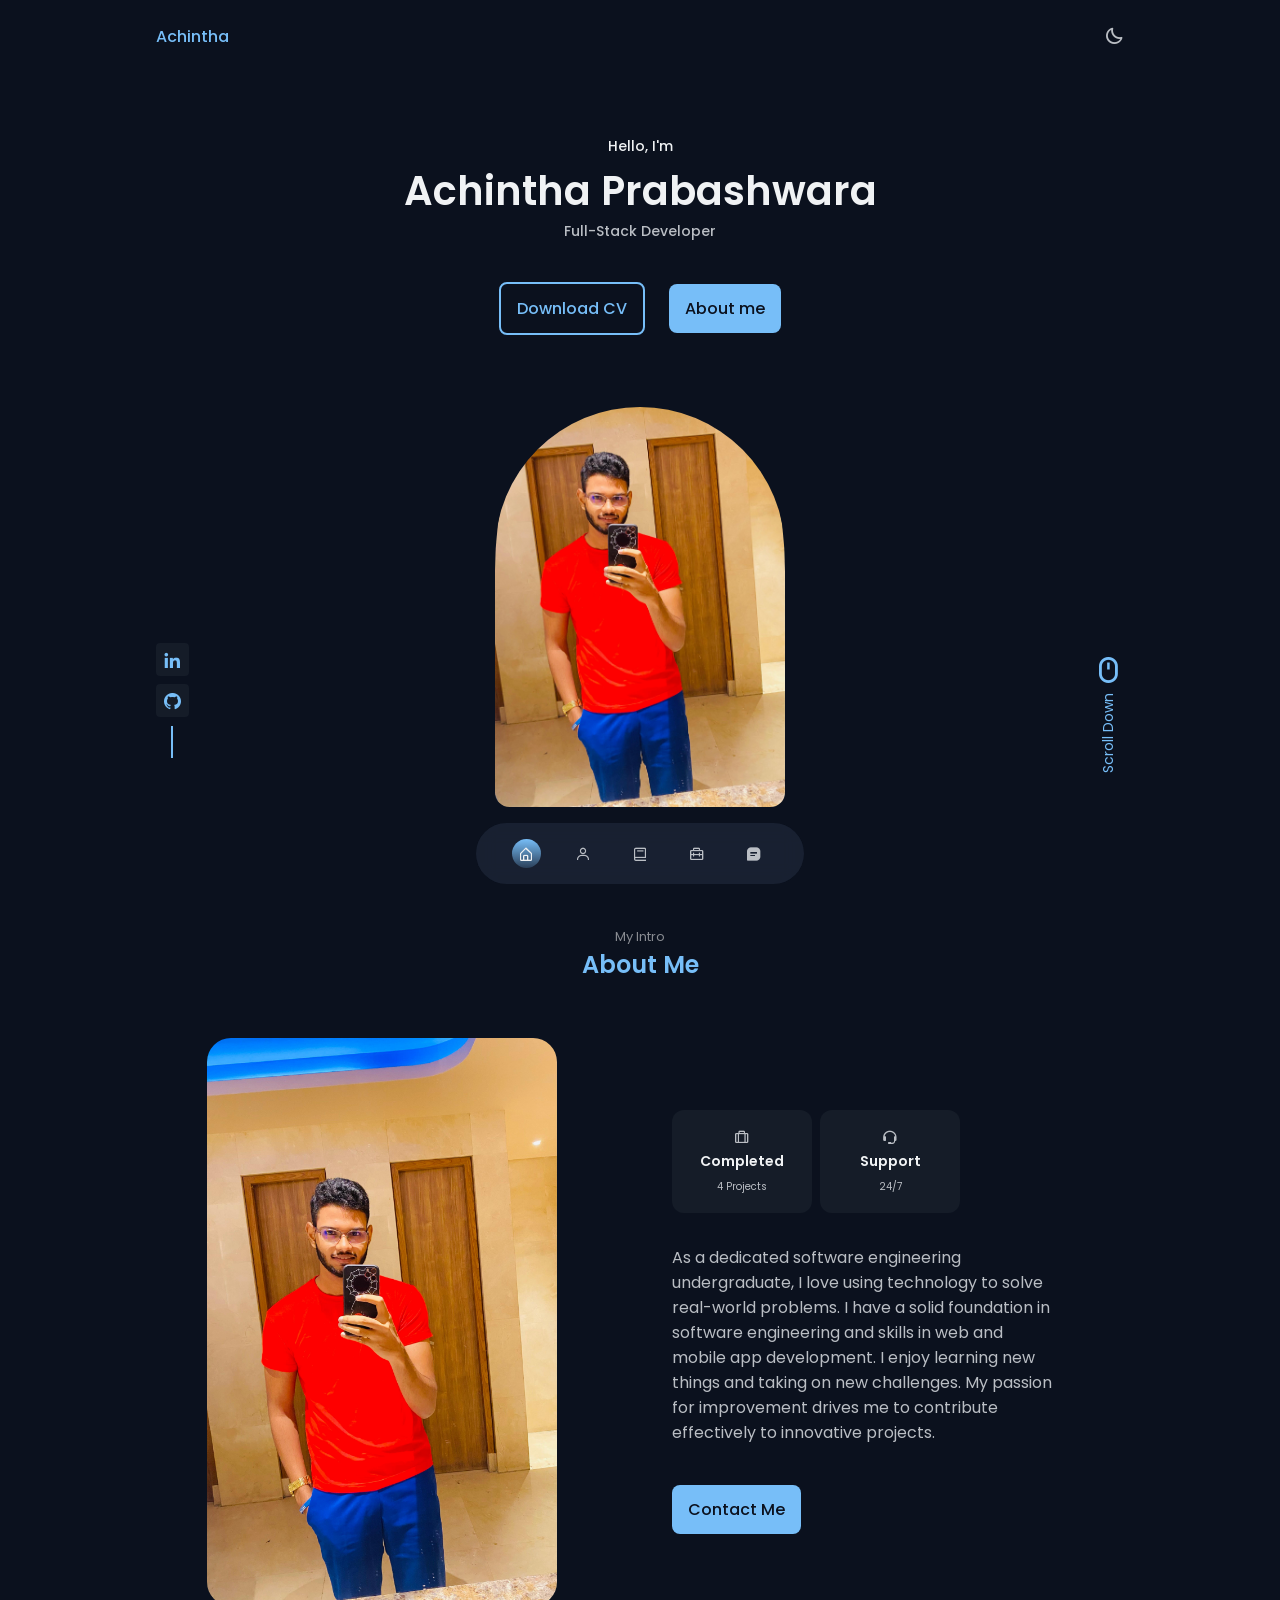
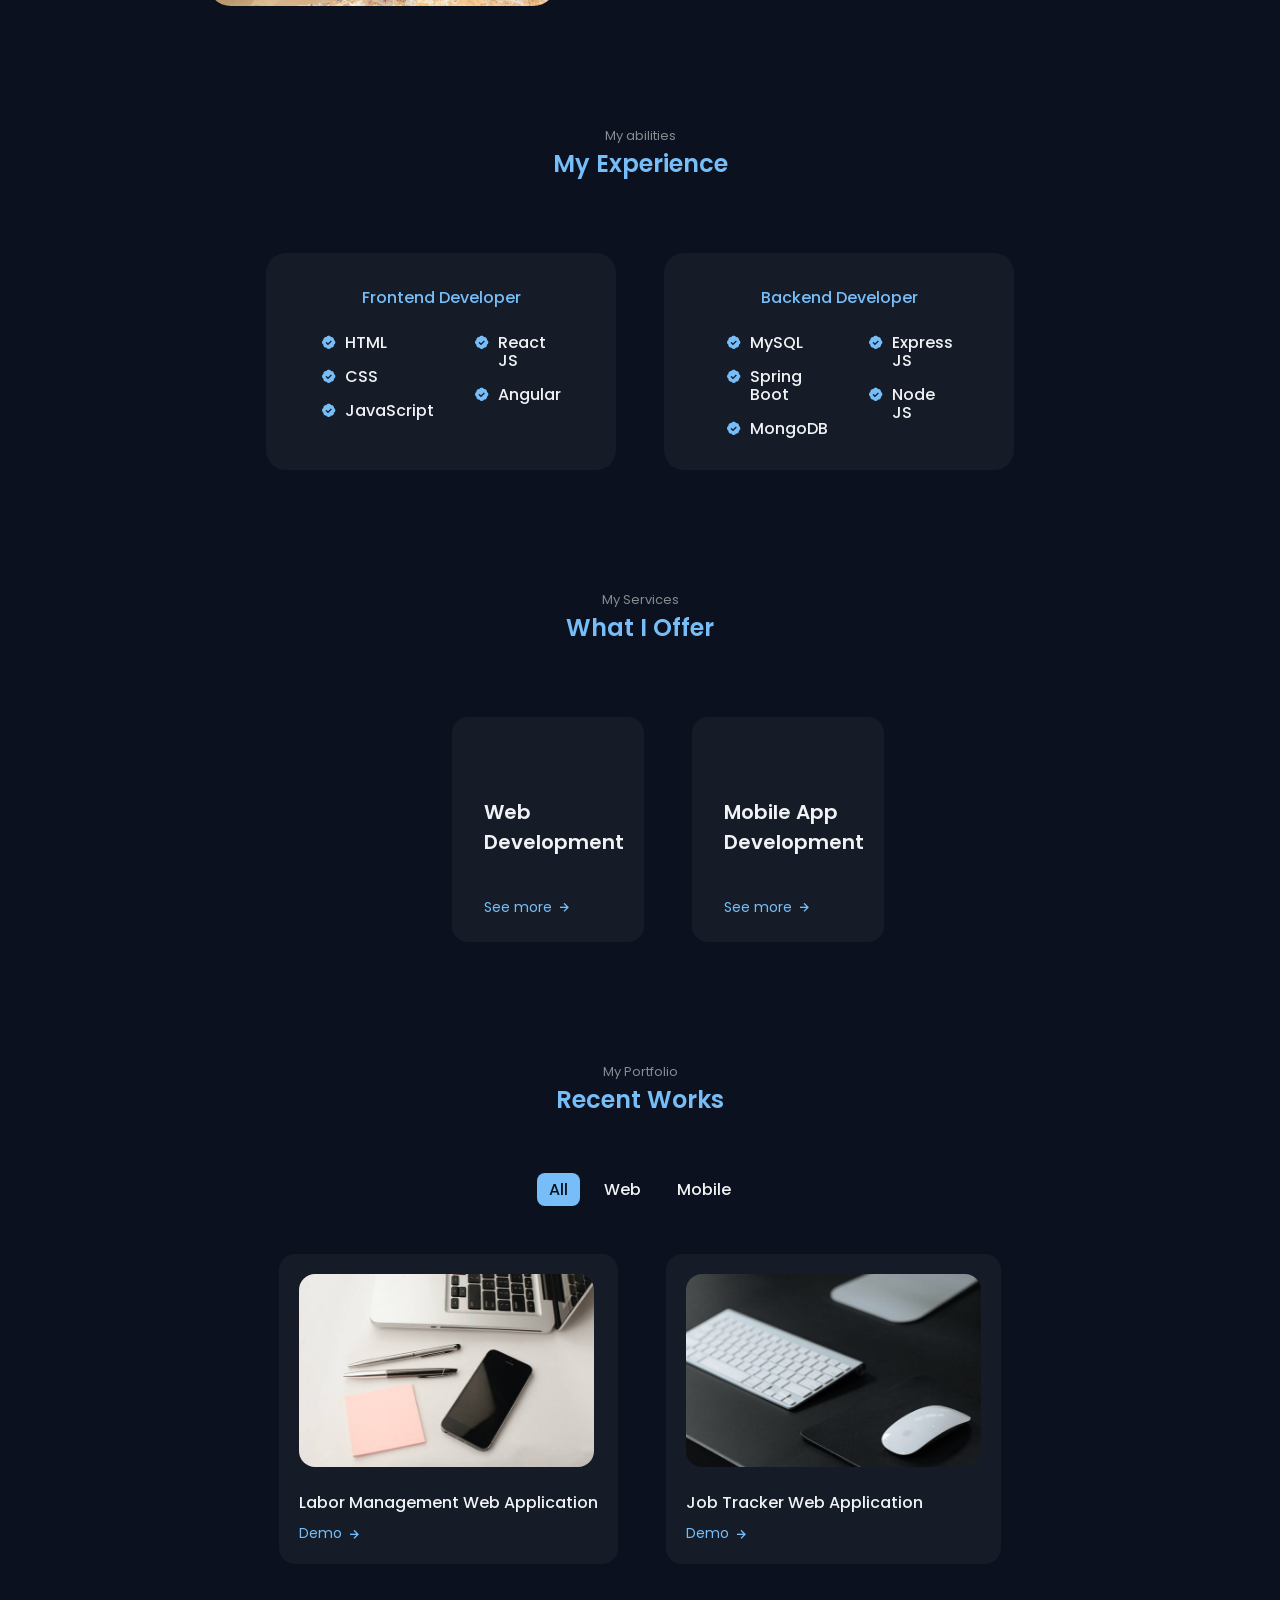
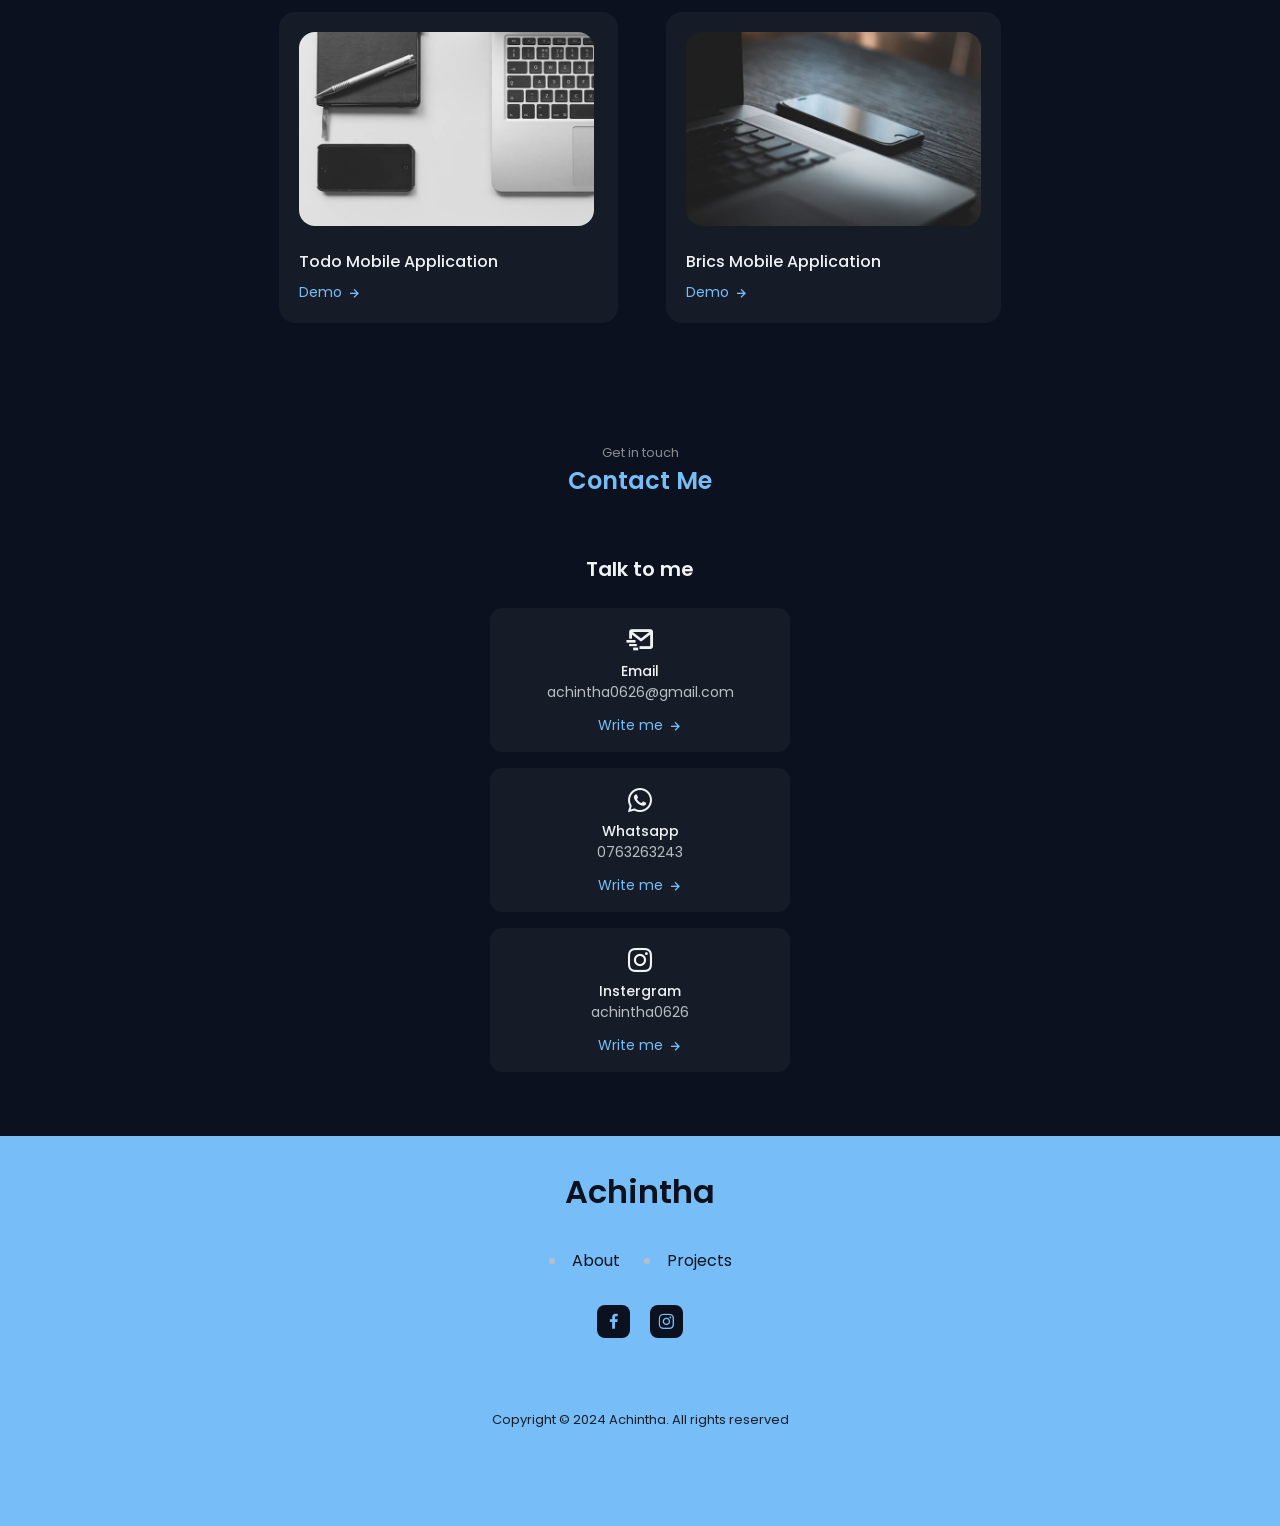
<file: responsive-portfolio-website-Achintha/index.html>
<!DOCTYPE html>
<html lang="en">
  <head>
    <meta charset="UTF-8" />
    <meta name="viewport" content="width=device-width, initial-scale=1.0" />

    <!--=============== FAVICON ===============-->
    <link
      rel="shortcut icon"
      href="assets/img/favicon.png"
      type="image/x-icon"
    />

    <!--=============== BOXICONS ===============-->
    <link
      href="https://unpkg.com/boxicons@2.1.4/css/boxicons.min.css"
      rel="stylesheet"
    />

    <!--=============== SWIPER CSS ===============-->
    <link rel="stylesheet" href="assets/css/swiper-bundle.min.css" />

    <!--=============== CSS ===============-->
    <link rel="stylesheet" href="assets/css/styles.css" />

    <title>Responsive portfolio website Ansel</title>
  </head>
  <body>
    <!--=============== HEADER ===============-->
    <header class="header" id="header">
  <nav class="nav container">
    <a href="#" class="nav_logo">Achintha</a>
    <div class="nav_menu">
      <ul class="nav_list">
        <li class="nav_item">
          <a href="#home" class="nav_link active-link"><i class="bx bx-home-alt"></i></a>
        </li>
        <li class="nav_item">
          <a href="#about" class="nav_link"><i class="bx bx-user"></i></a>
        </li>
        <li class="nav_item">
          <a href="#skills" class="nav_link"><i class="bx bx-book"></i></a>
        </li>
        <li class="nav_item">
          <a href="#work" class="nav_link"><i class="bx bx-briefcase-alt-2"></i></a>
        </li>
        <li class="nav_item">
          <a href="#contact" class="nav_link"><i class="bx bxs-message-square-detail"></i></a>
        </li>
      </ul>
    </div>
    <i class="bx bx-moon change-theme" id="theme-button" ></i>
  </nav>
</header>


    <!--=============== MAIN ===============-->
    <main class="main">
      <!--=============== HOME ===============-->
      <section class="home section" id="home">
        <div class="home__container container grid">
          <div class="home__data">
            <span class="home__greeting"> Hello, I'm </span>
            <h1 class="home__name">Achintha Prabashwara</h1>
            <h3 class="home__education">Full-Stack Developer</h3>

            <div class="home__buttons">
              <a
                download=""
                href="assets/pdf/Achintha-Cv.pdf"
                class="button button--ghost"
              >
                Download CV
              </a>
              <a href="#about" class="button">About me</a>
            </div>
          </div>

          <div class="home__handle">
            <img src="assets/img/profile.jpg" alt="" class="home__img" />
          </div>

          <div class="home__social">
            <a
              href="https://www.linkedin.com/in/achintha-prabashwara-287260284/" target="_blank"
              class="home__social-link"
            >
              <i class="bx bxl-linkedin"></i>
            </a>
            <a href="https://github.com/Achintha0626" target="_blank" class="home__social-link">
              <i class="bx bxl-github"></i>
            </a>
          </div>

          <a href="#about" class="home__scroll">
            <i class="bx bx-mouse home__scroll-icon"></i>
            <span class="home__scroll-name">Scroll Down</span>
          </a>
        </div>
      </section>

      <!--=============== ABOUT ===============-->
      <section class="about section" id="about">
        <span class="section__subtitle">My Intro</span>
        <h2 class="section__title">About Me</h2>

        <div class="about__container container grid">
          <img src="assets/img/profile.jpg" alt="" class="about__img" />

          <div class="about__data">
            <div class="about__info">
              <!-- <div class="about__box">
                <i class="bx bx-award about__icon"></i>
                <h3 class="about__title">Experience</h3>
                <span class="about__subtitle">Example</span>
              </div> -->

              <div class="about__box">
                <i class="bx bx-briefcase-alt"></i>

                <h3 class="about__title">Completed</h3>
                <span class="about__subtitle">4 Projects</span>
              </div>

              <div class="about__box">
                <i class="bx bx-support"></i>
                <h3 class="about__title">Support</h3>
                <span class="about__subtitle">24/7</span>
              </div>
            </div>

            <p class="about__description">
              As a dedicated software engineering undergraduate, I love using
              technology to solve real-world problems. I have a solid foundation
              in software engineering and skills in web and mobile app
              development. I enjoy learning new things and taking on new
              challenges. My passion for improvement drives me to contribute
              effectively to innovative projects.
            </p>

            <a href="#contact" class="button">Contact Me</a>
          </div>
        </div>
      </section>

      <!--=============== SKILLS ===============-->
      <section class="skills section" id="skills">
        <span class="section__subtitle">My abilities</span>
        <h2 class="section__title">My Experience</h2>

        <div class="skills__container container grid">
          <div class="skills__content">
            <h3 class="skills__title">Frontend Developer</h3>

            <div class="skills__box">
              <div class="skills__group">
                <div class="skills__data">
                  <i class="bx bxs-badge-check"></i>

                  <div>
                    <h3 class="skills__name">HTML</h3>
                    <span class="skills__level"></span>
                  </div>
                </div>

                <div class="skills__data">
                  <i class="bx bxs-badge-check"></i>

                  <div>
                    <h3 class="skills__name">CSS</h3>
                    <span class="skills__level"></span>
                  </div>
                </div>

                <div class="skills__data">
                  <i class="bx bxs-badge-check"></i>

                  <div>
                    <h3 class="skills__name">JavaScript</h3>
                    <span class="skills__level"></span>
                  </div>
                </div>
              </div>

              <div class="skills__group">
                <div class="skills__data">
                  <i class="bx bxs-badge-check"></i>

                  <div>
                    <h3 class="skills__name">React JS</h3>
                    <span class="skills__level"></span>
                  </div>
                </div>

                <div class="skills__data">
                  <i class="bx bxs-badge-check"></i>

                  <div>
                    <h3 class="skills__name">Angular</h3>
                    <span class="skills__level"></span>
                  </div>
                </div>

                <!-- <div class="skills__data">
                                        <i class='bx bxs-badge-check'></i>

                                        <div>
                                            <h3 class="skills__name"></h3>
                                            <span class="skills__level"></span>
                                        </div>
                                    </div> -->
              </div>
            </div>
          </div>
          <div class="skills__content">
            <h3 class="skills__title">Backend Developer</h3>

            <div class="skills__box">
              <div class="skills__group">
                <div class="skills__data">
                  <i class="bx bxs-badge-check"></i>

                  <div>
                    <h3 class="skills__name">MySQL</h3>
                    <span class="skills__level"></span>
                  </div>
                </div>

                <div class="skills__data">
                  <i class="bx bxs-badge-check"></i>

                  <div>
                    <h3 class="skills__name">Spring Boot </h3>
                    <span class="skills__level"></span>
                  </div>
                </div>

                <div class="skills__data">
                  <i class="bx bxs-badge-check"></i>

                  <div>
                    <h3 class="skills__name">MongoDB</h3>
                    <span class="skills__level"></span>
                  </div>
                </div>
              </div>

              <div class="skills__group">
                <div class="skills__data">
                  <i class="bx bxs-badge-check"></i>

                  <div>
                    <h3 class="skills__name">Express JS</h3>
                    <span class="skills__level"></span>
                  </div>
                </div>

                <div class="skills__data">
                  <i class="bx bxs-badge-check"></i>

                  <div>
                    <h3 class="skills__name">Node JS</h3>
                    <span class="skills__level"></span>
                  </div>
                </div>

                <!-- <div class="skills__data">
                                        <i class='bx bxs-badge-check'></i>

                                        <div>
                                            <h3 class="skills__name"></h3>
                                            <span class="skills__level"></span>
                                        </div>
                                    </div> -->
              </div>
            </div>
          </div>
        </div>
      </section>

      <!--=============== SERVICES ===============-->
      <section class="services section">
        <span class="section__subtitle">My Services</span>
        <h2 class="section__title">What I Offer</h2>

        <div class="services__container container grid">
          <div class="services__card">
            <h3 class="services__title">
              Web <br />
              Development
            </h3>
            <span class="services__button">
              See more <i class="bx bx-right-arrow-alt services__icon"></i>
            </span>

            <div class="services__modal">
              <div class="services__modal-content">
                <i class="bx bx-x services__modal-close"></i>
                <h3 class="services__modal-title">Web Development</h3>
                <p class="services__modal-description">
                  As a web developer, I create dynamic, responsive websites that
                  deliver exceptional user experiences. I stay ahead of industry
                  trends to deliver high-quality solutions that exceed
                  expectations.
                </p>
                <ul class="services__modal-list">
                  <li class="services__modal-item">
                    <i class="bx bx-check services__modal-icon"></i>
                    <p class="services__modal-info">
                      I develop the user interface
                    </p>
                  </li>
                  <li class="services__modal-item">
                    <i class="bx bx-check services__modal-icon"></i>
                    <p class="services__modal-info">Web page development</p>
                  </li>
                  <li class="services__modal-item">
                    <i class="bx bx-check services__modal-icon"></i>
                    <p class="services__modal-info">UI/UX Design</p>
                  </li>
                  <li class="services__modal-item">
                    <i class="bx bx-check services__modal-icon"></i>
                    <p class="services__modal-info">
                      Design and mockups of products for companies
                    </p>
                  </li>
                </ul>
              </div>
            </div>
          </div>

          <div class="services__card">
            <h3 class="services__title">
              Mobile App <br />
              Development
            </h3>
            <span class="services__button">
              See more <i class="bx bx-right-arrow-alt services__icon"></i>
            </span>

            <div class="services__modal">
              <div class="services__modal-content">
                <i class="bx bx-x services__modal-close"></i>
                <h3 class="services__modal-title">Mobile App Development</h3>
                <p class="services__modal-description">
                  As a mobile app developer, I am dedicated to creating
                  high-quality, user-friendly mobile applications that provide
                  seamless and engaging experiences.
                </p>
                <ul class="services__modal-list">
                  <li class="services__modal-item">
                    <i class="bx bx-check services__modal-icon"></i>
                    <p class="services__modal-info">Custom App Development</p>
                  </li>
                  <li class="services__modal-item">
                    <i class="bx bx-check services__modal-icon"></i>
                    <p class="services__modal-info">
                      Cross-Platform Development
                    </p>
                  </li>
                  <li class="services__modal-item">
                    <i class="bx bx-check services__modal-icon"></i>
                    <p class="services__modal-info">UI/UX Design</p>
                  </li>
                </ul>
              </div>
            </div>
          </div>
        </div>
      </section>

      <!--=============== WORK ===============-->
      <section class="work section" id="work">
        <span class="section__subtitle">My Portfolio</span>
        <h2 class="section__title">Recent Works</h2>

        <div class="work__filters">
          <span class="work__item active-work" data-filter="all">All</span>
          <span class="work__item" data-filter=".web">Web </span>
          <span class="work__item" data-filter=".mobile">Mobile</span>
        </div>
        <div class="work__container container grid">
          <div class="work__card mix web">
            <a href="https://github.com/Achintha0626/Labor-Management.git" target="_blank">
                <img src="assets//img/work1.jpg" alt="" class="work__img" />
                  <h3 class="work__title">Labor Management Web Application</h3>
            </a>
            <a href="#" class="work__button">
              Demo <i class="bx bx-right-arrow-alt work__icon"></i>
            </a>
          </div>

          <div class="work__card mix web">
            <a href="https://github.com/Achintha0626/Job-tracking-Project.git" target="_blank">
              <img src="assets//img/work2.jpg" alt="" class="work__img" />

            <h3 class="work__title">Job Tracker Web Application</h3>
            </a>

            <a href="#" class="work__button">
              Demo <i class="bx bx-right-arrow-alt work__icon"></i>
            </a>
          </div>

          <div class="work__card mix mobile">
            <a href="https://github.com/Achintha0626/TodoApp.git" target="_blank">
              <img src="assets//img/work3.jpg" alt="" class="work__img" />

            <h3 class="work__title">Todo Mobile Application</h3>
            </a>

            <a href="#" class="work__button">
              Demo <i class="bx bx-right-arrow-alt work__icon"></i>
            </a>
          </div>

          <div class="work__card mix mobile">

            <a href="https://github.com/Achintha0626/Bricks.git" target="_blank">

              <img src="assets//img/work4.jpg" alt="" class="work__img" />

            <h3 class="work__title">Brics Mobile Application</h3>

            </a>
            

            <a href="#" class="work__button">
              Demo <i class="bx bx-right-arrow-alt work__icon"></i>
            </a>
          </div>
        </div>
      </section>

      <!-- =============== TESTIMONIALS ===============
      <section class="testimonial section">
        <span class="section__subtitle">My clients Say</span>
        <h2 class="section__title">Testimonial</h2>

        <div class="testimonial__container container swiper">
          <div class="swiper-wrapper">
            <div class="testimonial__card swiper-slide">
              <img
                src="assets/img/testimonial1.png"
                alt=""
                class="testimonial__img"
              />

              <h3 class="testimonial__name">Pamuthu</h3>
              <p class="testimonial__description">good job</p>
            </div>

            <div class="testimonial__card swiper-slide">
              <img
                src="assets/img/testimonial3.png"
                alt=""
                class="testimonial__img"
              />

              <h3 class="testimonial__name">Nadil</h3>
              <p class="testimonial__description">well done</p>
            </div>
          </div>

          <div class="swiper-pagination"></div>
        </div>
      </section> -->

      <!--=============== CONTACT ===============-->
      <section class="contact section" id="contact">
        <span class="section__subtitle">Get in touch</span>
        <h2 class="section__title">Contact Me</h2>

        <div class="contact__container container grid">
          <div class="contact__content">
            <h3 class="contact__title">Talk to me</h3>

            <div class="contact__info">
                <div class="contact__card">
                    <i class='bx bx-mail-send contact__card-icon' ></i>
                    <h3 class="contact__card-title">Email</h3>
                    <span class="contact__card-data">achintha0626@gmail.com</span>

                    <a href="mailto:achintha0626@gmail.com" target="_blank" class="contact__button">
                        Write me <i class='bx bx-right-arrow-alt contact__button-icon'  ></i>
                    </a>
                </div>

                <div class="contact__card">
                   <i class='bx bxl-whatsapp contact__card-icon'  ></i>
                    <h3 class="contact__card-title">Whatsapp</h3>
                    <span class="contact__card-data">0763263243</span>

                    <a href="https://wa.me/94763263243" target="_blank" class="contact__button">

                        Write me <i class='bx bx-right-arrow-alt contact__button-icon'  ></i>
                    </a>
                </div>

                <div class="contact__card">
                    <i class='bx bxl-instagram contact__card-icon' ></i>
                    <h3 class="contact__card-title">Instergram</h3>
                    <span class="contact__card-data">achintha0626</span>

                    <a href="https://www.instagram.com/achintha0626?igsh=bjdxaHhwN3g2OGRn" target="_blank" class="contact__button">
                        Write me <i class='bx bx-right-arrow-alt contact__button-icon'  ></i>
                    </a>
                </div>
            </div>
          </div>

          <!-- <div class="contact__content">
            <h3 class="contact__title">Write me your project</h3>

            <form action="" class="contact__form">
                <div class="contact__form-div">
                    <label for="" class="contact__form-tag">name</label>
                    <input type="text"  placeholder="James"   class="contact__form-input">
                </div>

                <div class="contact__form-div">
                    <label for="" class="contact__form-tag">Mail</label>
                    <input type="email" placeholder="email"  class="contact__form-input">
                </div>

                <div class="contact__form-div contact__form-area">
                    <label for="" class="contact__form-tag">Project</label>
                    <textarea name="" id="" cols="30" rows="10"  placeholder="Write your project" class="contact__form-input"></textarea>
                </div>

                <button class="button">Send Message</button>
            </form>
          </div> -->
        </div>
      </section>
    </main>

    <!--=============== FOOTER ===============-->
    <footer class="footer">
        <div class="footer__container container">
            <h1 class="footer__title">Achintha</h1>

            <u1 class="footer__list">
                <li>
                    <a href="#about" class="footer__link">About</a>
                </li>
                 <li>
                    <a href="#work" class="footer__link">Projects</a>
                </li>
                 <!-- <li>
                    <a href="#testimonial" class="footer__link">Testimonial</a>
                </li> -->
            </u1>

            <ul class="footer__social">
                <a href="https://www.facebook.com/achintha.prabaswara.9?mibextid=LQQJ4d" target="_blank" class="footer__social-link">

                    <i class='bx bxl-facebook' ></i>

                </a>

                <a href="https://www.instagram.com/achintha0626?igsh=bjdxaHhwN3g2OGRn" target="_blank" class="footer__social-link">

                    <i class='bx bxl-instagram'  ></i>

                </a>

                
            </ul>

            <span class="footer__copy">
                Copyright © 2024 Achintha. All rights reserved
            </span>
        </div>
    </footer>

    <!--=============== SCROLLREVEAL ===============-->
    <script src="assets/js/scrollreveal.min.js"></script>

    <!--=============== SWIPER JS ===============-->
    <script src="assets/js/swiper-bundle.min.js"></script>

    <!--=============== MIXITUP FILTER ===============-->
    <script src="assets/js/mixitup.min.js"></script>

    <!--=============== MAIN JS ===============-->
    <script src="assets/js/main.js"></script>
  </body>
</html>
</file>
<file: responsive-portfolio-website-Achintha/assets/css/styles.css>
/*=============== GOOGLE FONTS ===============*/
@import url("https://fonts.googleapis.com/css2?family=Poppins:wght@400;500;600&display=swap");

/*=============== VARIABLES CSS ===============*/
:root {
  --header-height: 3.5rem;

  /*========== Colors ==========*/
  /*Color mode HSL(hue, saturation, lightness)*/
  /*
        Purple: hsl(250, 66%, 75%)
        Blue: hsl(207, 90%, 72%)
        Pink: hsl(356, 66%, 75%)
        Teal: hsl(174, 63%, 62%)
  */
  --first-hue: 207;
  --sat: 90%;
  --lig: 72%;
  --second-hue: 219;
  --first-color: hsl(var(--first-hue), var(--sat), var(--lig));
  --first-color-alt: hsl(var(--first-hue), var(--sat), 68%); /* -4% */
  --title-color: hsl(var(--second-hue), 15%, 95%);
  --text-color: hsl(var(--second-hue), 8%, 75%);
  --text-color-light: hsl(var(--second-hue), 4%, 55%);
  --body-color: hsl(var(--second-hue), 48%, 8%);
  --container-color: hsl(var(--second-hue), 32%, 12%);

  /*========== Font and typography ==========*/
  /*.5rem = 8px | 1rem = 16px ...*/
  --body-font: 'Poppins', sans-serif;
  --biggest-font-size: 1.75rem;
  --h1-font-size: 1.5rem;
  --h2-font-size: 1.25rem;
  --h3-font-size: 1rem;
  --normal-font-size: .938rem;
  --small-font-size: .813rem;
  --smaller-font-size: .75rem;
  --tiny-font-size: .625rem;

  /*========== Font weight ==========*/
  --font-medium: 500;
  --font-semibold: 600;

  /*========== z index ==========*/
  --z-tooltip: 10;
  --z-fixed: 100;
  --z-modal: 1000;
}

/* Responsive typography */
@media screen and (min-width: 968px) {
  :root {
    --biggest-font-size: 2.5rem;
    --h1-font-size: 2.25rem;
    --h2-font-size: 1.5rem;
    --h3-font-size: 1.25rem;
    --normal-font-size: 1rem;
    --small-font-size: .875rem;
    --smaller-font-size: .813rem;
  }
}

/*=============== BASE ===============*/
* {
  box-sizing: border-box;
  padding: 0;
  margin: 0;
}

html {
  scroll-behavior: smooth;
}

body,
button,
input,
textarea {
  font-family: var(--body-font);
  font-size: var(--normal-font-size);
}

body {
  background-color: var(--body-color);
  color: var(--text-color);
  transition: .4s; /* for light mode animation */
}

h1, h2, h3 {
  color: var(--title-color);
  font-weight: var(--font-semibold);
}

ul {
  list-style: none;
}

a {
  text-decoration: none;
}

button {
  cursor: pointer;
  border: none;
  outline: none;
}

img {
  max-width: 100%;
  height: auto;
}

/*=============== THEME ===============*/
.change-theme{
  font-size: 1.25rem;
  cursor: pointer;
  transition: .3s;
}

.change-theme:hover{
  color: var(--first-color);
}


/*========== Variables Light theme ==========*/
body.light-theme{
    --title-color: hsl(var(--second-hue), 15%, 15%);
  --text-color: hsl(var(--second-hue), 8%, 35%);
  --body-color: hsl(var(--second-hue), 100%, 99%);
  --container-color: #fff;
}




/*========== 
    Color changes in some parts of 
    the website, in light theme
==========*/

.light-theme .scroll-header{
  box-shadow: 0 2px 4px hsla(0, 0%, 1%, .1);
}

.light-theme .nav_menu{

  background-color: hsla(var(--second-hue), 32%,90% .8);

}

.light-theme .section__subtitle{
  color: var(--text-color);

}


.light-theme .about__box {
  box-shadow: 0 2px 8px hsla(var(--second-hue), 100%, 0%, 0.2); /* Increased opacity to 0.2 */
}

.light-theme .home__social::after,
.light-theme .footer__social-link{
  background-color: var(--title-color);
}

.light-theme .home__social-link,
.light-theme .home__scroll,
.light-theme .button,
.light-theme .button:hover,
.light-theme .active-work,
.light-theme .footer__title,
.light-theme .footer__link,
.light-theme .footer__copy{
  color: var(--title-color);
}



.light-theme .skills__content,
.light-theme .services__card ,
.light-theme .work__card,
.light-theme .testimonial__card,
.light-theme .contact__card
{
  background-color: white; /* Ensure the background is white for light mode */
  border: 1px solid #ccc; /* Add a light border for better definition */
  box-shadow: 0 2px 8px rgba(0, 0, 0, 0.1); /* Add a light shadow for depth */
  padding: 20px; /* Add padding for better spacing */
  border-radius: 8px; /* Optional: Add rounded corners */
}

/* Adjust text color if needed */
.light-theme .skills__content h3,
.light-theme .skills__content p,
.light-theme .services__card {
  color: #333; /* Dark text color for readability */
}

.light-theme::-webkit-scrollbar{
  background-color: hsl(var( --second-hue), 8%, 66%);
}

.light-theme::-webkit-scrollbar-thumb{
  background-color: hsl(var( --second-hue), 8%, 54%);
}

.light-theme::-webkit-scrollbar-thumb:hover{
  background-color: hsl(var( --second-hue), 8%, 44%);
}

/*=============== REUSABLE CSS CLASSES ===============*/
.container {
  max-width: 968px;
  margin-left: 1rem;
  margin-right: 1rem;
}

.grid {
  display: grid;
  gap: 1.25rem;
}

.main {
  overflow: hidden;
}

.section {
  padding: 4.5rem 0 1rem;
}

.section__title, 
.section__subtitle {
  text-align: center;
}

.section__title {
  font-size: var(--h2-font-size);
  color: var(--first-color);
  margin-bottom: 2rem;
}

.section__subtitle {
  display: block;
  font-size: var(--smaller-font-size);
  color: var(--text-color-light);
}

/*=============== HEADER & NAV===============*/
.header{

  position: fixed;
  top:0;
  left:0;
  width: 100%;
  background-color: var(--body-color);
  z-index: var(--z-fixed);
  transition: .4s; /* for light mode animation */

}

.nav{
  height: var(--header-height);
  display: flex;
  justify-content: space-between;
  align-items: center;
}

.nav_logo{
  color: var(--first-color);
  font-weight: var(--font-medium);
  transition: .4s;
}

.nav_logo:hover{
  color: var(--first-color-alt);
}

.nav_menu{
  position: fixed;
  bottom: 1rem;
  background-color: hsla(var(--second-hue),32%,16%,.8);
  width: 90%;
  border-radius: 4rem;
  padding: 1rem 2.25rem;
  backdrop-filter: blur(10px);
  transition: .4s; /* for light mode animation */

}

.nav_list{
  display: flex;
  justify-content: space-between;
  align-items: center;

}

.nav_link {
  color: var(--text-color);
  font-size: 1.25rem; /* Default font size */
  padding: .4rem;
  display: flex;
  border-radius: 5rem;
}
/* Active link */
.active-link{
  background: linear-gradient(180deg,
             hsla(var(--first-hue),var(--sat),var(--lig),1),
             hsla(var(--first-hue),var(--sat),var(--lig),.2)
             );
  box-shadow: 0 0 16px hsla(var(--first-hue),var(--sat),v(--lig),.4); 
  color: var(--title-color);             
}


/* Change background header */
.scroll-header{
  box-shadow: 0 4px 4px hsla(0, 0%, 4%, .3);
}


/*=============== HOME ===============*/
.home__container{
  position: relative;
  row-gap: 4.5rem;
  padding-top: 2rem;

}

.home__data{
  text-align: center;
}
.home__greeting,
.home__education{
  font-size: var(--small-font-size);
  font-weight: var(--font-medium);

}

.home__greeting{
  display: block;
  color: var(--title-color);
  margin-bottom: .25rem;

}

.home__education{
  color: var(--text-color);
  margin-bottom: 2.5rem;
}

.home__name{
  font-size: var(--biggest-font-size);
}

.home__img{
  width: 460px;
  
}

.home__handle{
  justify-self: center;
  width: 190px;
  height: 293px;
  background: linear-gradient(180deg,
              hsla(var(--first-hue),var(--sat),var(--lig),1),
              hsla(var(--first-hue),var(--sat),var(--lig),.2),
              
             
  
  );
  border-radius: 10rem 10rem 1rem 1rem;
  display: flex;
  align-items: flex-end;
  justify-content: center;
  overflow: hidden;
}

.home__buttons{
  display: flex;
  justify-content: center;
  align-items: center;
  gap: 1.5rem;

}

.home__social,
.home__scroll{
  position: absolute;
}

.home__social{
  bottom: 5rem;
  left: 0;
  display: grid;
  row-gap: .5rem;
}

.home__social-link{
  width: max-content;
  background-color: var(--container-color);
  color: var(--first-color);
  padding: .25rem;
  border-radius: .25rem;
  display: flex;
  font-size: 1rem;
  transition: .4s;
}

.home__social-link:hover{
  background-color: var(--first-color);
  color: #fff;
}

.home__social::after{
  content: '';
  width: 32px;
  height: 2px;
  background-color: var(--first-color);
  transform: rotate(90deg) translate(16px,3px);
}

.home__scroll{
  color: var(--first-color);
  right: -1.5rem;
  bottom: 4rem;
  display: grid;
  row-gap: 2.25rem;
  justify-items: center;

}

.home__scroll-icon{
  font-size: 1.25rem;

}

.home__scroll-name{
  font-size: var(--small-font-size);
  transform: rotate(-90deg);

}
/*=============== BUTTONS ===============*/
.button{
  display: inline-block;
  background-color: var(--first-color);
  color: var(--body-color);
  padding: .75rem 1rem;
  border-radius: .5rem;
  font-weight: var(--font-medium);
  transition: .4s;
}

.button:hover{
  background-color: var(--first-color-alt);
  color:var(--body-color);
}

.button--ghost{
  background-color: transparent;
  border: 2px solid var(--first-color);
  color: var(--first-color);
}


/*=============== ABOUT ===============*/
.about__container{
  row-gap: 2.5rem;

}
.about__img{
  width:220px;
  border-radius: 1.5rem;
  justify-self: center;


}

.about__data{
  text-align: center;
}

.about__info{
  display: grid;
  grid-template-columns: repeat(3, 1fr);
  gap: .5rem;
  margin-bottom: 2rem;
}

.about__box{
  background-color: var(--container-color);
  border-radius: .75rem;
  padding: .75rem .5rem;

}

.about__icon{
  font-size: 1.5rem;
  columns: var(--first-color);
  margin-bottom: .5rem;
}

.about__title{
  font-size: var(--small-font-size);
}

.about__subtitle{
  font-size: var(--tiny-font-size);
}

.about__description{
  margin-bottom: 2rem;
}


/*=============== SKILLS ===============*/
.skills__container{
  row-gap: 2rem;
  padding-top: 1rem;
}

.skills__content{
  background-color: var(--container-color);
  padding: 1.5rem;
  border-radius: 1.25rem;

}

.skills__title{
  font-size: var(--normal-font-size);
  font-weight: var(--font-medium);
  color: var(--first-color);
  text-align: center;
  margin-bottom: 1.5rem;
}

.skills__box{
  display: flex;
  justify-content: center;
  column-gap: 2.5rem;
}


.skills__group{
  display: grid;
  align-content: flex-start;
  row-gap: 1rem;
}

.skills__data{
  display: flex;
  column-gap: .5rem;

}

.skills .bxs-badge-check{
  font-size: 1rem;
  color: var(--first-color);
}

.skills__name{
  font-size: var(--normal-font-size);
  font-weight: var(--font-medium);
  line-height: 18px;
}

.skills__level{

  font-size: var(--tiny-font-size);


}
/*=============== SERVICES ===============*/
.services__container{
  grid-template-columns: repeat(2,1fr);
  gap: 1.5rem;
  padding-top: 1rem;


}

.services__card{
  background-color: var(--container-color);
  padding: 3rem 1.5rem 1.5rem;
  border-radius: 1rem;

}

.services__title{
  font-size: var(--h3-font-size);
  margin-bottom: 2.5rem;

}

.services__button{
  color: var(--first-color);
  font-size: var(--small-font-size);
  display: flex;
  align-items: center;
  column-gap: .25rem;
  cursor: pointer;

}

.services__button:hover .services__icon{

  transform: translateX(.25rem);


}

.services__icon{
  font-size: 1rem;
  transition: .4s;

}

/* Services modal */

.services__modal{
  position: fixed;
  inset: 0;
  background-color: hsla(var(--second-hue),28%,16%, .7);
  padding: 2rem 1rem;
  display: grid;
  place-items: center;
  visibility: hidden;
  opacity: 0;
  transition: .4s;
  z-index: var(--z-modal);
}

.services__modal-content{
  position: relative;
  background-color: var(--body-color);
  padding: 4.5rem 1.5rem 2.5rem;
  border-radius: 1.5rem;

}

.services__modal-title,
.services__modal-description{
  text-align: center;

}

.services__modal-title{
  font-size: var(--h3-font-size);
  color: var(--first-color);
  margin-bottom: 1rem;

}

.services__modal-description{
  font-size: var(--small-font-size);
  margin-bottom: 2rem;

}

.services__modal-list{
  display: grid;
  row-gap: .75rem;
}


.services__modal-item{
  display: flex;
  align-items: flex-start;
  column-gap: .5rem;
}

.services__modal-icon{
  font-size: 1.5rem;
  color: var(--first-color);

}

.services__modal-info{
  font-size: var(--small-font-size);

}

.services__modal-close{
  position: absolute;
  top: 1.5rem;
  right: 1.5rem;
  font-size: 1.5rem;
  color: var(--first-color);
  cursor: pointer;

}


/*Active modal*/
.active-modal{
  opacity: 1;
  visibility: visible;
}


/*=============== WORK ===============*/
.work__container{
  padding-top: 1rem;

}

.work__filters{
  display: flex;
  justify-content: center;
  align-items: center;
  column-gap: .75rem;
  margin-bottom: 2rem;


}

.work__item{
  cursor: pointer;
  color: var(--title-color);
  padding: .25rem .75rem;
  font-weight: var(--font-medium);
  border-radius: .5rem;

}

.work__card{
  background-color: var(--container-color);
  padding: 1rem;
  border-radius: 1rem;
}

.work__img{
  border-radius: 1rem;
  margin-bottom: .75rem;

}

.work__title{
  font-size: var(--normal-font-size);
  font-weight: var(--font-medium);
  margin-bottom: .25rem;
}

.work__button{
  width: max-content;
  color: var(--first-color);
  font-size: var(--small-font-size);
  display: flex;
  align-items: center;
  column-gap: .25rem;
}

.work__button:hover .work__icon{
  transform: translateX(.25rem);

}

.work__icon{
  font-size: 1rem;
  transition: .4s;

}

/* Active item work*/
.active-work{
  background-color: var(--first-color);
  color: var(--body-color);

}


/*=============== TESTIMONIAL ===============*/
.testimonial__card{
  background-color: var(--container-color);
  padding: 1.25rem 1.5rem;
  border-radius: 1.5rem;
  margin-bottom: 3rem;

}

.testimonial__img{
  width:60px;
  border-radius: 3rem;
  margin-bottom: 1rem;
}

.testimonial__name{
  font-size: var(--normal-font-size);
  font-weight: var(--font-medium);
  margin-bottom: .25rem ;
}

.testimonial__description{
  font-size: var(--small-font-size);
}

/* Swiper class */

.swiper-pagination-bullet{
  background-color: var(--text-color-light);
}

.swiper-pagination-bullet-active{
  background-color: var(--first-color);
}


/*=============== CONTACT ===============*/
.contact__container{
  row-gap: 3rem;
  padding-bottom: 3rem;


}

.contact__title{
  text-align: center;
  font-size: var(--h3-font-size);
  margin-bottom: 1.5rem;

}

.contact__info{
  display: grid;
  gap: 1rem;

}

.contact__card{
  background-color: var(--container-color);
  padding: 1rem;
  border-radius: .75rem;
  text-align: center;
}

.contact__card-icon{
  font-size: 2rem;
  color: var(--title-color);
  margin-bottom: .25rem;
}

.contact__card-title,
.contact__card-data{
  font-size: var(--small-font-size);

}

.contact__card-title{
  font-weight: var(--font-medium);

}

.contact__card-data{
  display: block;
  margin-bottom: .75rem;
}


.contact__button{
  color: var(--first-color);
  font-size: var(--small-font-size);
  display: flex;
  align-items: center;
  justify-content: center;
  column-gap: .25rem;
}

.contact__button:hover .contact__button-icon{
  transform: translateX(.25rem);
}

.contact__button-icon{
  font-size: 1rem;
  transition: .4s;
}

.contact__form-div{
  position: relative;
  margin-bottom: 2rem;
  height: 4rem;
}

.contact__form-input{
  position: absolute;
  top: 0;
  left: 0;
  width: 100%;
  height: 100%;
  border: 2px solid var(--text-color-light);
  background: none;
  color: var(--text-color);
  outline: none;
  padding: 1.5rem;
  border-radius: .75rem;
  z-index: 1;

}

.contact__form-tag{
  position: absolute;
  top: -.75rem;
  left: 1.25rem;
  font-size: var(--smaller-font-size);
  padding: .25rem;
  background-color: var(--body-color);
  z-index: 10;

}

.contact__form-area{
  height: 11rem;

}

.contact__form-area textarea{
  resize: none;
}
/*=============== FOOTER ===============*/
.footer{
  background-color: var(--first-color);

}

.footer__container{
  padding: 2rem 0 6rem;
}

.footer__title,
.footer__link{
  color: var(--body-color);
}

.footer__title{
  text-align: center;
  margin-bottom: 2rem;

}

.footer__list{
  display: flex;
  justify-content: center;
  column-gap: 1.5rem;
  margin-bottom: 2rem;
}

.footer__social{
  display: flex;
  justify-content: center;
  column-gap: 1.25rem;

}

.footer__social-link{
  background-color: var(--body-color);
  color: var(--first-color);
  padding: .25rem;
  border-radius: .25rem;
  font-size: 1rem;
  display: inline-flex;
}

.footer__copy{
  display: block;
  margin-top: 4.5rem;
  color: var(--container-color);
  text-align: center;
  font-size: var(--smaller-font-size);

}

/*=============== SCROLL BAR ===============*/
::-webkit-scrollbar{
  width: .6rem;
  border-radius: .5rem;
  background-color: hsl(var(--second-hue),8%, 38%);
}

::-webkit-scrollbar-thumb{
  background-color: hsl(var(--second-hue), 8%, 26%);
  border-radius: .5rem;
}

::-webkit-scrollbar-thumb:hover{
   background-color: hsl(var(--second-hue), 8%, 20%);
}


/*=============== BREAKPOINTS ===============*/
/* For small devices */
@media screen and (max-width: 320px) {
  .nav_menu {
    padding: 1rem 1.5rem;
  }

  .home__buttons {
    flex-direction: column;
  }

  .home__handle {
    width: 150px;
    height: 253px;
  }
  
  .home__img {
    width: 130px;
  }

  .about__info {
    grid-template-columns: repeat(2, 1fr);
  }

  .skills__box {
    column-gap: 1rem;
  }

  .skills__name {
    font-size: var(--small-font-size);
  }

  .services__container {
    grid-template-columns: 145px;
    justify-content: center;
  }

  .work__item {
    font-size: var(--small-font-size);
  }

  .work__filters {
    column-gap: .25rem;
  }
}

/* For medium devices */
@media screen and (min-width: 576px) {
  .nav_menu {
    width: 328px;
    left: 0;
    right: 0;
    margin: 0 auto;
  }

  .about__info {
    grid-template-columns: repeat(3, 140px);
    justify-content: center;
  }
  
  .about__description {
    padding: 0 5rem;
  }

  .skills__container {
    justify-content: center;
  }

  .skills__content {
    padding: 2rem 4rem;
  }

  .services__container {
    grid-template-columns: repeat(2, 160px);
    justify-content: center;
  }

  .services__modal-content {
    width: 500px;
    padding: 4.5rem 2.5rem 2.5rem;
  }
  
  .services__modal-description {
    padding: 0 3.5rem;
  }

  .work__container {
    justify-content: center;
  }

  .work__img {
    width: 295px;
  }

  .contact__info {
    grid-template-columns: 300px;
    justify-content: center;
  }
}

@media screen and (min-width: 767px) {
  .work__container {
    grid-template-columns: repeat(2, max-content);
  }
}

/* For large devices */
@media screen and (min-width: 992px) {
  .container {
    margin-left: auto;
    margin-right: auto;
  }

  .section {
    padding: 6.5rem 0 1rem;
  }

  .section__title {
    margin-bottom: 3.5rem;
  }

  .nav {
    height: calc(var(--header-height) + 1rem);
  }

  .nav_link {
    font-size: 1rem; /* Adjust font size for larger screens */
  }

  .home__handle {
    width: 290px;
    height: 400px;
  }

  .home__img {
    width: 460px;
    border-radius: 50% 50% 0 0;
  }

  .home__social-link {
    padding: .4rem;
    font-size: 1.25rem;
  }

  .home__social::after {
    transform: rotate(90deg) translate(16px, 0);
  }

  .home__scroll-icon {
    font-size: 2rem;
  }

  .about__container {
    grid-template-columns: repeat(2, 1fr);
    align-items: center;
    column-gap: 4rem;
  }

  .about__img {
    width: 350px;
  }

  .about__data {
    text-align: initial;
  }

  .about__info {
    justify-content: initial;
  }

  .about__box {
    text-align: center;
    padding: 1rem 1.25rem;
  }

  .about__description {
    padding: 0 4rem 0 0;
    margin-bottom: 2.5rem;
  }

  .skills__container {
    grid-template-columns: repeat(2, 350px);
    column-gap: 3rem;
  }

  .services__container {
    grid-template-columns: repeat(3, 192px);
    column-gap: 3rem;
    justify-content: right;
  }

  .services__card {
    padding: 5rem 2rem 1.5rem;
  }

  .work__container {
    gap: 3rem;
  }

  .work__card {
    padding: 1.25rem;
  }

  .work__img {
    margin-bottom: 1rem;
  }

  .work__title {
    margin-bottom: .5rem;
  }

  .footer__social-link {
    font-size: 1.25rem;
    padding: .4rem;
    border-radius: .5rem;
  }
}
</file>
